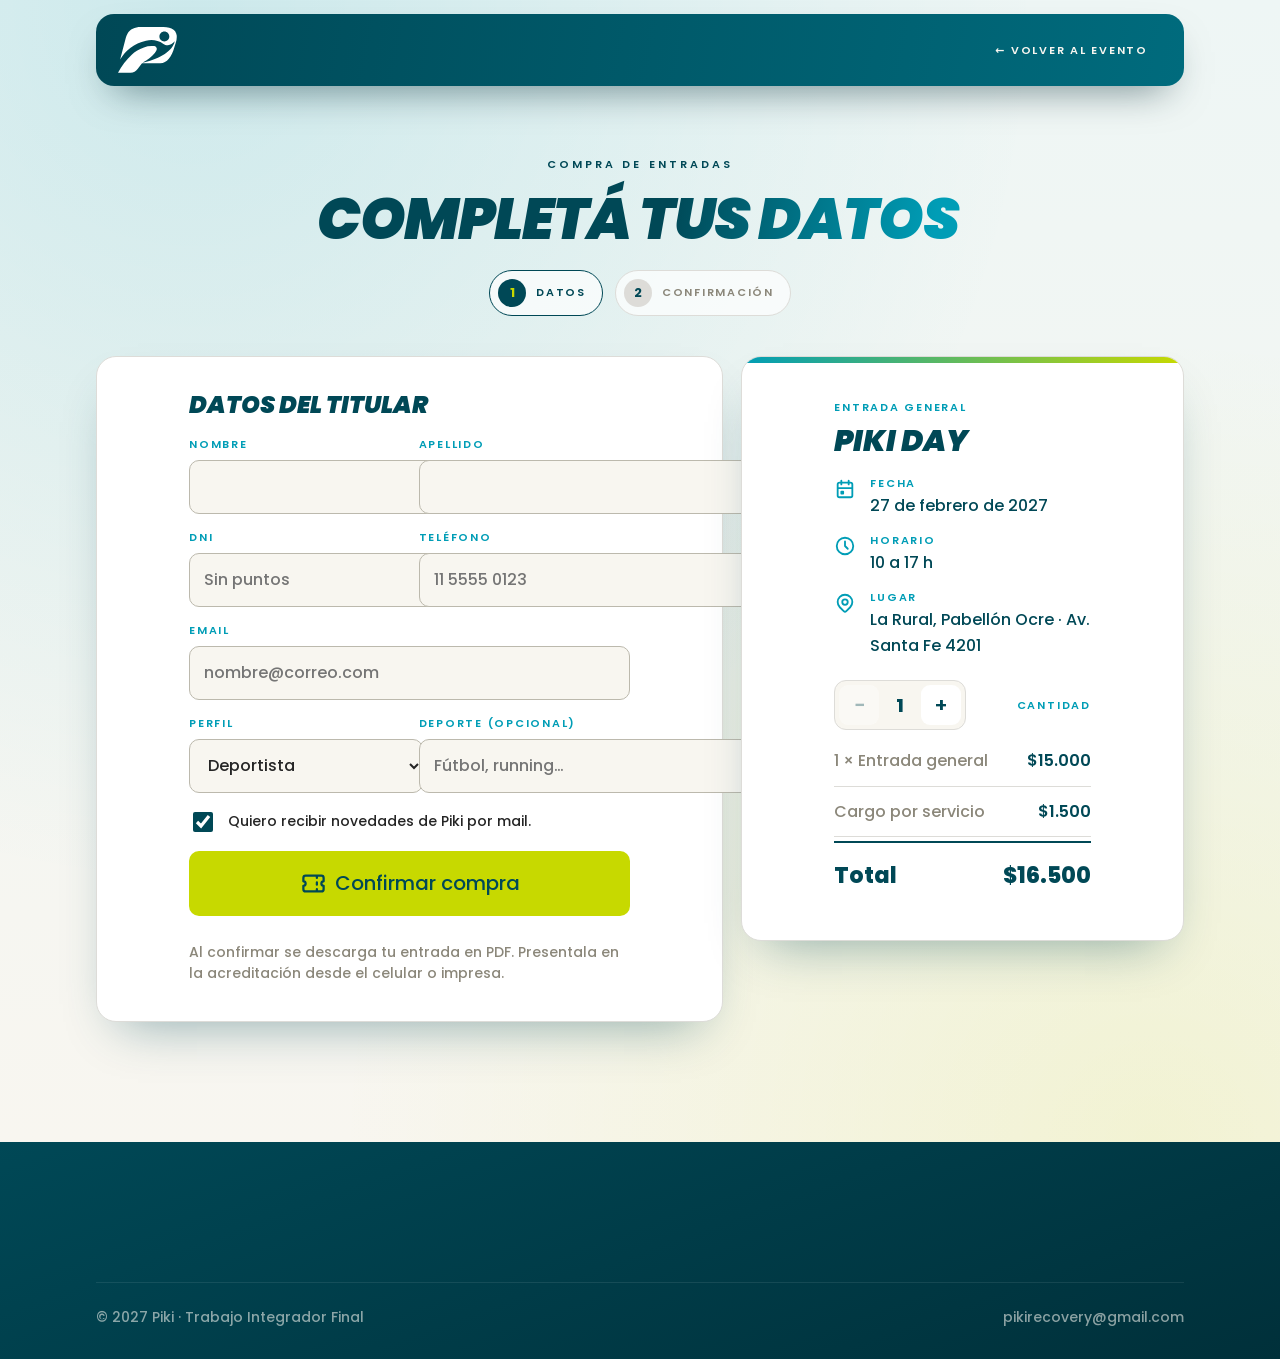
<file: compra.html>
<!doctype html>
<html lang="es">
<head>
  <meta charset="utf-8">
  <meta name="viewport" content="width=device-width, initial-scale=1">
  <title>Comprar entrada · Piki</title>
  <meta name="description" content="Comprá tu entrada para el evento de Piki.">
  <link rel="preconnect" href="https://fonts.googleapis.com">
  <link rel="preconnect" href="https://fonts.gstatic.com" crossorigin>
  <link href="https://fonts.googleapis.com/css2?family=Poppins:ital,wght@0,400;0,500;0,600;0,700;0,800;1,700;1,800;1,900&display=swap" rel="stylesheet">
  <link rel="stylesheet" href="style.css">
  <link rel="icon" type="image/svg+xml" href="data:image/svg+xml,%3Csvg xmlns='http://www.w3.org/2000/svg' viewBox='49.88 79.12 266.99 208.53'%3E%3Cpath fill='%23004856' d='M260.017 144.321C247.624 144.321 237.578 134.275 237.578 121.882C237.578 109.489 247.624 99.443 260.017 99.443C272.41 99.443 282.456 109.489 282.456 121.882C282.456 134.275 272.41 144.321 260.017 144.321M311.779 150.792C315.29 140.322 316.868 129.474 316.075 118.165C315.056 103.611 305.891 90.84 292.371 85.355C279.618 80.18 261.735 79.297 238.001 79.335L154.35 79.335C125.412 79.122 104.925 89.2 92.763 109.417C89.408 114.993 86.97 121.07 85.333 127.368L59.593 226.358C85.038 184.046 122.012 153.508 176.727 141.087C203.202 135.607 229.628 137.115 255.929 156.26C258.492 157.992 261.475 159.311 264.761 160.334C268.456 161.484 272.333 161.968 276.187 161.615C287.926 160.543 298.087 154.351 306.909 143.818C300.11 184.989 239.206 223.996 170.777 238.377C167.866 238.989 164.453 239.478 161.858 240.013C184.501 229.934 202.065 215.142 216.641 197.319C222.324 190.37 230.534 177.937 222.209 169.675C219.835 167.319 216.683 165.889 213.364 165.47C185.244 161.914 158.632 172.348 135.444 187.325C127.32 192.572 119.56 198.371 112.091 204.509C87.676 226.981 66.349 253.6 49.883 286.746L103.898 286.746C119.418 287.657 130.327 280.769 138.795 269.752L158.702 243.761L240.877 243.761C271.177 244.323 293.104 215.842 305.354 171.424Z'/%3E%3C/svg%3E">
</head>
<body class="checkout-page">
  <!-- Íconos: Tabler Icons vía Iconify (https://icon-sets.iconify.design/tabler/) -->
  <svg width="0" height="0" style="position:absolute" aria-hidden="true">
    <defs>
      <symbol id="i-calendar" viewBox="0 0 24 24"><g fill="none" stroke="currentColor" stroke-linecap="round" stroke-linejoin="round" stroke-width="2"><path d="M4 7a2 2 0 0 1 2-2h12a2 2 0 0 1 2 2v12a2 2 0 0 1-2 2H6a2 2 0 0 1-2-2zm12-4v4M8 3v4m-4 4h16"/><path d="M8 15h2v2H8z"/></g></symbol>
      <symbol id="i-phone" viewBox="0 0 24 24"><path fill="none" stroke="currentColor" stroke-linecap="round" stroke-linejoin="round" stroke-width="2" d="M6 5a2 2 0 0 1 2-2h8a2 2 0 0 1 2 2v14a2 2 0 0 1-2 2H8a2 2 0 0 1-2-2zm5-1h2m-1 13v.01"/></symbol>
      <symbol id="i-game" viewBox="0 0 24 24"><g fill="none" stroke="currentColor" stroke-linecap="round" stroke-linejoin="round" stroke-width="2"><path d="M12 5h3.5a5 5 0 0 1 0 10H10l-4.015 4.227a2.3 2.3 0 0 1-3.923-2.035l1.634-8.173A5 5 0 0 1 8.6 5z"/><path d="m14 15l4.07 4.284a2.3 2.3 0 0 0 3.925-2.023l-1.6-8.232M8 9v2m-1-1h2m5 0h2"/></g></symbol>
      <symbol id="i-book" viewBox="0 0 24 24"><g fill="none" stroke="currentColor" stroke-linecap="round" stroke-linejoin="round" stroke-width="2"><path d="M19 4v16H7a2 2 0 0 1-2-2V6a2 2 0 0 1 2-2z"/><path d="M19 16H7a2 2 0 0 0-2 2M9 8h6"/></g></symbol>
      <symbol id="i-snow" viewBox="0 0 24 24"><g fill="none" stroke="currentColor" stroke-linecap="round" stroke-linejoin="round" stroke-width="2"><path d="m10 4l2 1l2-1"/><path d="M12 2v6.5l3 1.72m2.928-3.952l.134 2.232l1.866 1.232"/><path d="m20.66 7l-5.629 3.25l.01 3.458m4.887.56L18.062 15.5l-.134 2.232"/><path d="m20.66 17l-5.629-3.25l-2.99 1.738M14 20l-2-1l-2 1"/><path d="M12 22v-6.5l-3-1.72m-2.928 3.952L5.938 15.5l-1.866-1.232"/><path d="m3.34 17l5.629-3.25l-.01-3.458m-4.887-.56L5.938 8.5l.134-2.232"/><path d="m3.34 7l5.629 3.25l2.99-1.738"/></g></symbol>
      <symbol id="i-drop" viewBox="0 0 24 24"><path fill="none" stroke="currentColor" stroke-linecap="round" stroke-linejoin="round" stroke-width="2" d="M7.502 19.423c2.602 2.105 6.395 2.105 8.996 0s3.262-5.708 1.566-8.546l-4.89-7.26c-.42-.625-1.287-.803-1.936-.397a1.4 1.4 0 0 0-.41.397l-4.893 7.26C4.24 13.715 4.9 17.318 7.502 19.423"/></symbol>
      <symbol id="i-wind" viewBox="0 0 24 24"><path fill="none" stroke="currentColor" stroke-linecap="round" stroke-linejoin="round" stroke-width="2" d="M5 8h8.5a2.5 2.5 0 1 0-2.34-3.24M3 12h15.5a2.5 2.5 0 1 1-2.34 3.24M4 16h5.5a2.5 2.5 0 1 1-2.34 3.24"/></symbol>
      <symbol id="i-vr" viewBox="0 0 24 24"><g fill="none" stroke="currentColor" stroke-linecap="round" stroke-linejoin="round" stroke-width="2"><path d="M3 8v8.5A2.5 2.5 0 0 0 5.5 19h1.06a3 3 0 0 0 2.34-1.13l1.54-1.920a2 2 0 0 1 3.12 0l1.54 1.92A3 3 0 0 0 17.44 19h1.06a2.5 2.5 0 0 0 2.5-2.5V8a2 2 0 0 0-2-2H5a2 2 0 0 0-2 2"/><path d="M7 12a1 1 0 1 0 2 0a1 1 0 1 0-2 0m8 0a1 1 0 1 0 2 0a1 1 0 1 0-2 0"/></g></symbol>
      <symbol id="i-talk" viewBox="0 0 24 24"><g fill="none" stroke="currentColor" stroke-linecap="round" stroke-linejoin="round" stroke-width="2"><path d="M3 4h18M4 4v10a2 2 0 0 0 2 2h12a2 2 0 0 0 2-2V4m-8 12v4m-3 0h6"/><path d="m8 12l3-3l2 2l3-3"/></g></symbol>
      <symbol id="i-heart" viewBox="0 0 24 24"><path fill="none" stroke="currentColor" stroke-linecap="round" stroke-linejoin="round" stroke-width="2" d="M3 12h4.5L9 6l4 12l2-9l1.5 3H21"/></symbol>
      <symbol id="i-pin" viewBox="0 0 24 24"><g fill="none" stroke="currentColor" stroke-linecap="round" stroke-linejoin="round" stroke-width="2"><path d="M9 11a3 3 0 1 0 6 0a3 3 0 0 0-6 0"/><path d="M17.657 16.657L13.414 20.9a2 2 0 0 1-2.827 0l-4.244-4.243a8 8 0 1 1 11.314 0"/></g></symbol>
      <symbol id="i-clock" viewBox="0 0 24 24"><g fill="none" stroke="currentColor" stroke-linecap="round" stroke-linejoin="round" stroke-width="2"><path d="M3 12a9 9 0 1 0 18 0a9 9 0 0 0-18 0"/><path d="M12 7v5l3 3"/></g></symbol>
      <symbol id="i-mail" viewBox="0 0 24 24"><g fill="none" stroke="currentColor" stroke-linecap="round" stroke-linejoin="round" stroke-width="2"><path d="M3 7a2 2 0 0 1 2-2h14a2 2 0 0 1 2 2v10a2 2 0 0 1-2 2H5a2 2 0 0 1-2-2z"/><path d="m3 7l9 6l9-6"/></g></symbol>
      <symbol id="i-insta" viewBox="0 0 24 24"><g fill="none" stroke="currentColor" stroke-linecap="round" stroke-linejoin="round" stroke-width="2"><path d="M3 7a4 4 0 0 1 4-4h10a4 4 0 0 1 4 4v10a4 4 0 0 1-4 4H7a4 4 0 0 1-4-4z"/><path d="M8.5 12a3.5 3.5 0 1 0 7 0a3.5 3.5 0 0 0-7 0M17 7v.01"/></g></symbol>
      <symbol id="i-monitor" viewBox="0 0 24 24"><path fill="none" stroke="currentColor" stroke-linecap="round" stroke-linejoin="round" stroke-width="2" d="M3 5a1 1 0 0 1 1-1h16a1 1 0 0 1 1 1v10a1 1 0 0 1-1 1H4a1 1 0 0 1-1-1zm4 15h10m-8-4v4m6-4v4"/></symbol>
      <symbol id="i-zzz" viewBox="0 0 24 24"><path fill="none" stroke="currentColor" stroke-linecap="round" stroke-linejoin="round" stroke-width="2" d="M4 12h6l-6 8h6m4-16h6l-6 8h6"/></symbol>
      <symbol id="i-brain" viewBox="0 0 24 24"><g fill="none" stroke="currentColor" stroke-linecap="round" stroke-linejoin="round" stroke-width="2"><path d="M15.5 13a3.5 3.5 0 0 0-3.5 3.5v1a3.5 3.5 0 0 0 7 0v-1.8M8.5 13a3.5 3.5 0 0 1 3.5 3.5v1a3.5 3.5 0 0 1-7 0v-1.8"/><path d="M17.5 16a3.5 3.5 0 0 0 0-7H17"/><path d="M19 9.3V6.5a3.5 3.5 0 0 0-7 0M6.5 16a3.5 3.5 0 0 1 0-7H7"/><path d="M5 9.3V6.5a3.5 3.5 0 0 1 7 0v10"/></g></symbol>
      <symbol id="i-stretch" viewBox="0 0 24 24"><path fill="none" stroke="currentColor" stroke-linecap="round" stroke-linejoin="round" stroke-width="2" d="M15 5a1 1 0 1 0 2 0a1 1 0 1 0-2 0M5 20l5-.5l1-2m7 2.5v-5h-5.5L15 8.5l-5.5 1l1.5 2"/></symbol>
      <symbol id="i-ticket" viewBox="0 0 24 24"><path fill="none" stroke="currentColor" stroke-linecap="round" stroke-linejoin="round" stroke-width="2" d="M15 5v2m0 4v2m0 4v2M5 5h14a2 2 0 0 1 2 2v3a2 2 0 0 0 0 4v3a2 2 0 0 1-2 2H5a2 2 0 0 1-2-2v-3a2 2 0 0 0 0-4V7a2 2 0 0 1 2-2"/></symbol>
      <symbol id="i-apple" viewBox="0 0 24 24"><path fill="none" stroke="currentColor" stroke-linecap="round" stroke-linejoin="round" stroke-width="2" d="M8.286 7.008C5.07 7.008 4 10.238 4 12.928C4 16.157 6.143 21 8.286 21c1.165-.05 1.799-.538 3.214-.538c1.406 0 1.607.538 3.214.538S19 17.771 19 15.619c-.03-.011-2.649-.434-2.679-3.23c-.02-2.335 2.589-3.179 2.679-3.228c-1.096-1.606-3.162-2.113-3.750-2.153c-1.535-.12-3.032 1.077-3.75 1.077c-.729 0-2.036-1.077-3.214-1.077M12 4a2 2 0 0 0 2-2a2 2 0 0 0-2 2"/></symbol>
      <symbol id="i-play" viewBox="0 0 24 24"><path fill="none" stroke="currentColor" stroke-linecap="round" stroke-linejoin="round" stroke-width="2" d="M4 3.71v16.58a.7.7 0 0 0 1.05.606l14.622-8.42a.55.55 0 0 0 0-.953L5.05 3.104A.7.7 0 0 0 4 3.711zM15 9L4.5 20.5m0-17L15 15"/></symbol>
      <!-- Isotipo Piki (versión blanca, para fondos oscuros) -->
      <symbol id="logo" viewBox="49.88 79.12 266.99 208.53"><path fill="#FFFFFF" d="M260.017 144.321C247.624 144.321 237.578 134.275 237.578 121.882C237.578 109.489 247.624 99.443 260.017 99.443C272.41 99.443 282.456 109.489 282.456 121.882C282.456 134.275 272.41 144.321 260.017 144.321M311.779 150.792C315.29 140.322 316.868 129.474 316.075 118.165C315.056 103.611 305.891 90.84 292.371 85.355C279.618 80.18 261.735 79.297 238.001 79.335L154.35 79.335C125.412 79.122 104.925 89.2 92.763 109.417C89.408 114.993 86.97 121.07 85.333 127.368L59.593 226.358C85.038 184.046 122.012 153.508 176.727 141.087C203.202 135.607 229.628 137.115 255.929 156.26C258.492 157.992 261.475 159.311 264.761 160.334C268.456 161.484 272.333 161.968 276.187 161.615C287.926 160.543 298.087 154.351 306.909 143.818C300.11 184.989 239.206 223.996 170.777 238.377C167.866 238.989 164.453 239.478 161.858 240.013C184.501 229.934 202.065 215.142 216.641 197.319C222.324 190.37 230.534 177.937 222.209 169.675C219.835 167.319 216.683 165.889 213.364 165.47C185.244 161.914 158.632 172.348 135.444 187.325C127.32 192.572 119.56 198.371 112.091 204.509C87.676 226.981 66.349 253.6 49.883 286.746L103.898 286.746C119.418 287.657 130.327 280.769 138.795 269.752L158.702 243.761L240.877 243.761C271.177 244.323 293.104 215.842 305.354 171.424Z"/></symbol>
    </defs>
  </svg>

  <header class="nav" id="nav">
    <div class="nav-pill">
      <a href="index.html" class="logo" aria-label="Piki, ir al inicio">
        <svg class="brand" viewBox="0 0 266.99 208.53" aria-hidden="true"><use href="#logo"/></svg>
      </a>
      <a class="nav-back" href="index.html#evento">← Volver al evento</a>
    </div>
  </header>

  <main class="section tint checkout">
    <div class="wrap">
      <!-- Paso 1: datos -->
      <div id="stepForm">
        <div class="center">
          <span class="label">Compra de entradas</span>
          <h1 class="title">Completá <em>tus datos</em></h1>
        </div>
        <ol class="steps-bar" aria-label="Pasos de la compra">
          <li class="on"><span>1</span>Datos</li>
          <li><span>2</span>Confirmación</li>
        </ol>

        <div class="checkout-grid">
          <form class="form" id="buyForm" novalidate>
            <h2 class="form-t">Datos del titular</h2>
            <div class="row2">
              <label><span class="mono">Nombre</span><input id="nombre" name="nombre" required autocomplete="given-name"><small class="err">Ingresá tu nombre.</small></label>
              <label><span class="mono">Apellido</span><input id="apellido" name="apellido" required autocomplete="family-name"><small class="err">Ingresá tu apellido.</small></label>
            </div>
            <div class="row2">
              <label><span class="mono">DNI</span><input id="dni" name="dni" required inputmode="numeric" pattern="\d{7,8}" maxlength="8" placeholder="Sin puntos"><small class="err">El DNI tiene 7 u 8 números, sin puntos.</small></label>
              <label><span class="mono">Teléfono</span><input id="telefono" name="telefono" type="tel" required autocomplete="tel" placeholder="11 5555 0123" minlength="8"><small class="err">Ingresá un teléfono de contacto.</small></label>
            </div>
            <label><span class="mono">Email</span><input id="email" name="email" type="email" required autocomplete="email" placeholder="nombre@correo.com"><small class="err">Ingresá un email válido.</small></label>
            <div class="row2">
              <label><span class="mono">Perfil</span>
                <select id="perfil" name="perfil">
                  <option>Deportista</option>
                  <option>Familiar</option>
                  <option>Entrenador/a</option>
                  <option>Profesional de la salud</option>
                  <option>Otro</option>
                </select>
              </label>
              <label><span class="mono">Deporte (opcional)</span><input id="deporte" name="deporte" placeholder="Fútbol, running…"></label>
            </div>
            <label class="check"><input type="checkbox" id="novedades" name="novedades" checked><span>Quiero recibir novedades de Piki por mail.</span></label>
            <button class="btn btn-lima big full buy-btn" type="submit"><svg class="btn-ico" aria-hidden="true"><use href="#i-ticket"/></svg>Confirmar compra</button>
            <p class="p3 muted">Al confirmar se descarga tu entrada en PDF. Presentala en la acreditación desde el celular o impresa.</p>
          </form>

          <aside class="ticket summary">
            <span class="mono">Entrada general</span>
            <h2 class="ticket-t">Piki Day</h2>
            <ul class="ticket-info">
              <li><svg><use href="#i-calendar"/></svg><span><span class="mono">Fecha</span>27 de febrero de 2027</span></li>
              <li><svg><use href="#i-clock"/></svg><span><span class="mono">Horario</span>10 a 17 h</span></li>
              <li><svg><use href="#i-pin"/></svg><span><span class="mono">Lugar</span>La Rural, Pabellón Ocre · Av. Santa Fe 4201</span></li>
            </ul>
            <div class="buy">
              <div class="qty" role="group" aria-label="Cantidad de entradas">
                <button type="button" class="qty-btn" id="qtyMinus" aria-label="Quitar una entrada">−</button>
                <output id="qty" aria-live="polite">1</output>
                <button type="button" class="qty-btn" id="qtyPlus" aria-label="Sumar una entrada">+</button>
              </div>
              <span class="mono">Cantidad</span>
            </div>
            <dl class="lines">
              <div><dt id="lineQty">1 × Entrada general</dt><dd id="lineSub">$15.000</dd></div>
              <div><dt>Cargo por servicio</dt><dd id="lineFee">$1.500</dd></div>
              <div class="total"><dt>Total</dt><dd id="lineTotal">$16.500</dd></div>
            </dl>
          </aside>
        </div>
      </div>

      <!-- Paso 2: confirmación -->
      <div id="stepDone" class="done" hidden>
        <ol class="steps-bar" aria-label="Pasos de la compra">
          <li class="ok"><span>✓</span>Datos</li>
          <li class="on"><span>2</span>Confirmación</li>
        </ol>
        <div class="done-card">
          <svg class="done-check" viewBox="0 0 52 52" aria-hidden="true"><circle cx="26" cy="26" r="24"/><path d="M15 27l7 7 15-15"/></svg>
          <span class="mono" id="doneOrder">N.º de orden #PR-000000</span>
          <h1 class="title">¡Tu entrada está <em>confirmada!</em></h1>
          <p class="p1" id="doneMsg">Gracias por tu compra.</p>
          <dl class="lines narrow-lines" id="doneLines"></dl>
          <div class="done-actions">
            <a class="btn btn-lima big" id="pdfLink" href="entrada-pikirecovery.pdf" download="entrada-pikirecovery.pdf"><svg class="btn-ico" aria-hidden="true"><use href="#i-ticket"/></svg>Descargar entrada (PDF)</a>
            <a class="btn btn-outline" href="index.html">Volver al inicio</a>
          </div>
          <p class="p3 muted">Si la descarga no empezó sola, tocá “Descargar entrada”.</p>
        </div>
      </div>
    </div>
  </main>

  <footer class="footer">
    <div class="wrap foot-bottom"><span>© 2027 Piki · Trabajo Integrador Final</span><span>pikirecovery@gmail.com</span></div>
  </footer>

  <script src="compra.js"></script>
</body>
</html>
</file>
<file: style.css>
/* ==========================================================
   PikiRecovery · Sistema de diseño (TP2)
   ========================================================== */
:root {
  /* Paleta cromática TP2 */
  --crema:   #F8F6F0;
  --negro:   #252525;
  --petroleo:#004856;
  --verde:   #4FA000;
  --celeste: #009DB6;
  --lima:    #C7D900;
  --gris-1:  #8B877A;
  --gris-2:  #BCB9AD;
  --gris-3:  #DDDCD8;
  --blanco:  #FFFFFF;
  /* Tintes derivados para fondos */
  --celeste-10: rgba(0, 157, 182, .10);
  --celeste-20: rgba(0, 157, 182, .20);
  --petroleo-80: rgba(0, 72, 86, .8);

  /* Tipografía Poppins: títulos */
  --font: "Poppins", system-ui, sans-serif;
  --h1: 700 32px/1.15 var(--font);   /* H1 Bold 32 */
  --h2: 600 28px/1.2 var(--font);    /* H2 Semibold 28 */
  --h3: 500 24px/1.25 var(--font);   /* H3 Medium 24 */
  --h4: 500 20px/1.3 var(--font);    /* H4 Medium 20 */
  --h5: 600 16px/1.35 var(--font);   /* H5 Semibold 16 */
  --h6: 700 14px/1.4 var(--font);    /* H6 Bold 14 */
  --h7: 600 12px/1.4 var(--font);    /* H7 Semibold 12 */
  /* Párrafos */
  --p1: 500 18px/1.6 var(--font);    /* P1 Medium 18 */
  --p2: 500 16px/1.6 var(--font);    /* P2 Medium 16 */
  --p3: 500 14px/1.55 var(--font);   /* P3 Medium 14 */

  /* Grilla: 12 columnas · margen 195px · medianil 18px (diseño a 1920px) */
  --cols: repeat(12, minmax(0, 1fr));
  --gutter: 18px;
  --margin: 195px;
  --max: 1530px;                     /* 1920 − 2 × 195 */
  --radius: 10px;
  --radius-lg: 20px;
  --ease: cubic-bezier(.2, .8, .2, 1);
  --grad: linear-gradient(100deg, var(--petroleo) 10%, var(--celeste) 90%);
  --shadow: 0 24px 50px -24px rgba(0, 72, 86, .45);
}

*, *::before, *::after { box-sizing: border-box; }
html { scroll-behavior: smooth; scroll-padding-top: 100px; overflow-x: clip; }
body { margin: 0; background: var(--crema); color: var(--negro); font: var(--p2); -webkit-font-smoothing: antialiased; overflow-x: hidden; }
img { max-width: 100%; height: auto; display: block; }
a { color: inherit; }
button { font: inherit; color: inherit; }
h1, h2, h3, h4, h5, p, blockquote, figure, ol, ul { margin: 0; }

.h5 { font: var(--h5); }
.p1 { font: var(--p1); } .p2 { font: var(--p2); } .p3 { font: var(--p3); }
.muted { color: var(--gris-1); }
.soft { color: rgba(248, 246, 240, .75); }
/* El margen lateral se achica en pantallas chicas; columnas y medianil se mantienen */
@media (max-width: 1439px) { :root { --margin: 96px; } }
@media (max-width: 1023px) { :root { --margin: 40px; } }
@media (max-width: 620px)  { :root { --margin: 20px; } }

.wrap { width: min(var(--max), 100% - 2 * var(--margin)); margin-inline: auto; }
/* Contenido angosto centrado: columnas 3 a 10 (8 columnas) */
.wrap.narrow { display: grid; grid-template-columns: var(--cols); column-gap: var(--gutter); }
.wrap.narrow > * { grid-column: 3 / 11; }

/* Superposición de la grilla (tecla G) */
.grid-overlay { position: fixed; inset: 0; z-index: 999; pointer-events: none; display: none; }
.grid-overlay .wrap { height: 100%; display: grid; grid-template-columns: var(--cols); column-gap: var(--gutter); }
.grid-overlay span { background: rgba(255, 0, 80, .08); border-inline: 1px solid rgba(255, 0, 80, .25); }
.show-grid .grid-overlay { display: block; }
.center { text-align: center; }
.split > *, .event-grid > *, .app-showcase > *, .checkin > *, .breath > * { min-width: 0; }

/* ---------- Títulos estilo display ---------- */
.title {
  font: italic 900 clamp(34px, 5.2vw, 68px)/1 var(--font);
  text-transform: uppercase;
  letter-spacing: -.025em;
  color: var(--petroleo);
  margin: 14px auto 22px;
}
.title em { font-style: italic; background: var(--grad); -webkit-background-clip: text; background-clip: text; color: transparent; padding-right: .08em; }
.title.sm { font-size: clamp(26px, 3.2vw, 40px); }
.title.left { margin-left: 0; }
.title.white { color: var(--crema); }
.title em.lima { background: none; color: var(--lima); }
.label, .mono { font: 600 11px/1.4 var(--font); text-transform: uppercase; letter-spacing: .28em; color: var(--petroleo); }
.mono { letter-spacing: .16em; color: var(--celeste); }
.label.light { color: var(--lima); }
.intro { max-width: 720px; margin: 0 auto; color: var(--petroleo); font-weight: 400; }
.num { font: 600 13px/1 var(--font); letter-spacing: .12em; color: var(--celeste); }

/* ---------- Botones ---------- */
.btn { display: inline-flex; align-items: center; justify-content: center; gap: 8px; font: var(--h5); padding: 14px 26px; border-radius: var(--radius); border: 1.5px solid transparent; text-decoration: none; cursor: pointer; transition: transform .3s var(--ease), background .3s, color .3s, box-shadow .3s; }
.btn:hover { transform: translateY(-2px); }
.btn-ico { width: 1.35em; height: 1.35em; flex: none; }
.btn:active { transform: scale(.97); }
.btn-dark { background: var(--grad); color: var(--blanco); box-shadow: var(--shadow); }
.btn-dark:hover { box-shadow: 0 24px 40px -18px var(--celeste); }
.btn-outline { border-color: var(--petroleo); color: var(--petroleo); background: rgba(255, 255, 255, .6); }
.btn-outline:hover { background: var(--petroleo); color: var(--crema); }
.btn-white { background: var(--blanco); color: var(--petroleo); padding: 10px 20px; }
.btn-lima { background: var(--lima); color: var(--petroleo); }
.btn-lima:hover { box-shadow: 0 14px 30px -10px var(--lima); }
.btn.big { font: var(--h4); padding: 18px 34px; }
.btn.full { width: 100%; }
:focus-visible { outline: 3px solid var(--celeste); outline-offset: 3px; }

/* ---------- Navegación flotante ---------- */
.nav { position: fixed; top: 14px; left: 0; right: 0; z-index: 50; padding: 0 var(--margin); transition: transform .4s var(--ease); }
.nav.hide { transform: translateY(-130%); }
.nav-pill { max-width: var(--max); margin: 0 auto; display: flex; align-items: center; gap: 24px; padding: 12px 14px 12px 22px; border-radius: 18px; background: linear-gradient(100deg, var(--petroleo), #006b7d); color: var(--crema); box-shadow: 0 18px 40px -18px rgba(0, 40, 48, .6); }
.logo { display: inline-flex; align-items: center; gap: 10px; color: inherit; text-decoration: none; }
.brand { height: 46px; width: auto; aspect-ratio: 267 / 208.5; color: var(--crema); transition: transform .4s var(--ease); }
.logo:hover .brand { transform: scale(1.06) rotate(-4deg); }
.wordmark { font: 700 20px/1 var(--font); letter-spacing: -.01em; color: var(--crema); }
.wordmark b { font-weight: 700; color: var(--celeste); }
@keyframes spin { to { transform: rotate(360deg); } }
.nav-links { display: flex; gap: 2px; margin-left: auto; }
.nav-links a { font: 600 11px var(--font); text-transform: uppercase; letter-spacing: .16em; text-decoration: none; padding: 9px 12px; border-radius: 8px; transition: background .25s, color .25s; }
.nav-links a:hover { background: rgba(255, 255, 255, .1); }
.nav-links a.active { color: var(--lima); }
.nav-text { font: var(--h6); text-decoration: none; border-bottom: 1.5px solid var(--lima); padding-bottom: 2px; }
.burger { display: none; background: none; border: 0; width: 44px; height: 44px; cursor: pointer; position: relative; }
.burger span { position: absolute; left: 11px; right: 11px; height: 2px; background: var(--crema); border-radius: 2px; transition: transform .35s var(--ease), opacity .2s; }
.burger span:nth-child(1) { top: 15px; } .burger span:nth-child(2) { top: 21px; } .burger span:nth-child(3) { top: 27px; }
.burger[aria-expanded="true"] span:nth-child(1) { transform: translateY(6px) rotate(45deg); }
.burger[aria-expanded="true"] span:nth-child(2) { opacity: 0; }
.burger[aria-expanded="true"] span:nth-child(3) { transform: translateY(-6px) rotate(-45deg); }

@media (max-width: 1699px) {
  .burger { display: block; }
  .nav-text { display: none; }
  .nav-links { position: absolute; left: var(--margin); right: var(--margin); top: calc(100% + 10px); flex-direction: column; gap: 0; padding: 10px; border-radius: 18px; background: var(--petroleo); box-shadow: var(--shadow); opacity: 0; transform: translateY(-10px); pointer-events: none; transition: opacity .3s, transform .4s var(--ease); }
  .nav-links.open { opacity: 1; transform: none; pointer-events: auto; }
  .nav-links a { font-size: 13px; padding: 16px; }
  .nav .btn-white { margin-left: auto; }
}

/* ---------- Revelado ---------- */
.reveal { opacity: 0; transform: translateY(36px); transition: opacity .9s var(--ease), transform .9s var(--ease); transition-delay: var(--d, 0s); }
.reveal.in { opacity: 1; transform: none; }

/* ---------- Hero ---------- */
.hero { position: relative; min-height: 100vh; min-height: 100svh; display: flex; align-items: flex-end; padding: 140px 0 70px; overflow: hidden; }
.hero-photo { position: absolute; inset: 0; z-index: -1; }
.hero-photo img { width: 100%; height: 100%; object-fit: cover; filter: grayscale(1) contrast(.9) brightness(1.15); transform: scale(1.08); animation: kenburns 24s ease-in-out infinite alternate; }
@keyframes kenburns { to { transform: scale(1.18) translate(-2%, -1%); } }
.hero-photo::after { content: ""; position: absolute; inset: 0; background: linear-gradient(90deg, rgba(248, 246, 240, .97) 0%, rgba(248, 246, 240, .85) 45%, rgba(248, 246, 240, .35) 100%), linear-gradient(0deg, var(--crema) 0%, transparent 35%); }
.hero-word { font: italic 900 clamp(64px, 14vw, 190px)/.9 var(--font); text-transform: uppercase; letter-spacing: -.045em; margin-left: -.04em; }
.hero-word span { display: inline-block; background: var(--grad); -webkit-background-clip: text; background-clip: text; color: transparent; padding-right: .1em; transition: opacity .45s, transform .6s var(--ease), filter .45s; }
.hero-word span.out { opacity: 0; transform: translateY(30px) skewX(-8deg); filter: blur(8px); }
.hero-lead { max-width: 560px; margin: 26px 0 30px; color: var(--petroleo); font-weight: 400; }
.hero-ctas { display: flex; flex-wrap: wrap; gap: 12px; --d: .1s; }
.hero-tags { list-style: none; padding: 0; margin-top: 28px; display: flex; flex-wrap: wrap; gap: 8px 26px; --d: .2s; }
.hero-tags li { font: 600 11px var(--font); text-transform: uppercase; letter-spacing: .2em; color: var(--petroleo); display: flex; align-items: center; gap: 8px; }
.hero-tags li::before { content: ""; width: 7px; height: 7px; border-radius: 50%; background: var(--celeste); box-shadow: 0 0 0 4px var(--celeste-20); }

/* ---------- Secciones ---------- */
.section { padding: 120px 0; position: relative; }
.section.tint { background: radial-gradient(ellipse at 15% 0%, rgba(0, 157, 182, .14), transparent 55%), radial-gradient(ellipse at 90% 100%, rgba(199, 217, 0, .12), transparent 50%), linear-gradient(180deg, #EEF6F5, var(--crema)); }

/* Badges circulares */
.badges { display: grid; grid-template-columns: repeat(4, 1fr); gap: 40px var(--gutter); margin-top: 64px; }
.badges.six { grid-template-columns: repeat(3, 1fr); margin-top: 30px; text-align: center; }
.badge { display: flex; flex-direction: column; align-items: center; gap: 10px; text-decoration: none; text-align: center; }
.badge:nth-child(2) { --d: .08s; } .badge:nth-child(3) { --d: .16s; } .badge:nth-child(4) { --d: .24s; }
.badge-ico { width: 116px; height: 116px; border-radius: 50%; display: grid; place-items: center; background: radial-gradient(circle at 35% 30%, #19b5cc, var(--celeste)); color: var(--petroleo); box-shadow: 0 18px 40px -12px rgba(0, 157, 182, .6); margin-bottom: 12px; transition: transform .5s var(--ease), box-shadow .5s, background .4s; flex: none; }
.badge-ico svg { width: 46px; height: 46px; }
.badge-ico.sm { width: 84px; height: 84px; } .badge-ico.sm svg { width: 34px; height: 34px; }
.badge-ico.xs { width: 46px; height: 46px; margin: 0; box-shadow: none; } .badge-ico.xs svg { width: 22px; height: 22px; }
.badge:hover .badge-ico { transform: translateY(-6px) rotate(-8deg); background: radial-gradient(circle at 35% 30%, #e3f04d, var(--lima)); box-shadow: 0 22px 40px -12px rgba(199, 217, 0, .8); }
.badge-t { font: italic 800 18px/1.15 var(--font); text-transform: uppercase; color: var(--petroleo); letter-spacing: -.01em; }
.badge .p3 { color: var(--petroleo); opacity: .8; max-width: 260px; }
.more { font: 600 11px var(--font); text-transform: uppercase; letter-spacing: .2em; color: var(--petroleo); margin-top: 6px; transition: color .3s, letter-spacing .3s; }
.badge:hover .more { color: var(--celeste); letter-spacing: .26em; }

/* Nosotros */
.split { display: grid; grid-template-columns: var(--cols); gap: 40px var(--gutter); align-items: center; }
.split > :first-child { grid-column: 1 / 7; }
.split > :last-child { grid-column: 8 / 13; }
.split .p2 + .p2, .split .title + .p2 { margin-top: 14px; }
.split .p2 { color: #33494e; }
.quote { background: var(--grad); color: var(--crema); padding: 44px; border-radius: var(--radius-lg); position: relative; overflow: hidden; box-shadow: var(--shadow); --d: .15s; }
.quote::after { content: ""; position: absolute; width: 260px; height: 260px; border-radius: 50%; border: 40px solid rgba(255, 255, 255, .06); right: -90px; bottom: -110px; }
.quote p { font: italic 600 20px/1.45 var(--font); margin-top: 16px; position: relative; z-index: 1; }

.pillars-head { display: flex; flex-wrap: wrap; justify-content: space-between; align-items: end; gap: 10px 40px; margin-top: 110px; padding-bottom: 20px; }
.pillars-head .title { margin: 0; }
.pillars-head .p3 { color: var(--gris-1); max-width: 360px; }
.pillars { display: grid; grid-template-columns: 1fr 1fr; border-top: 1px solid var(--gris-3); }
.pillar { display: grid; grid-template-columns: 56px 1fr; align-items: center; gap: 0 10px; padding: 24px 18px; background: none; border: 0; border-bottom: 1px solid var(--gris-3); text-align: left; cursor: pointer; position: relative; overflow: hidden; transition: background .35s; }
.pillar:nth-child(odd) { border-right: 1px solid var(--gris-3); }
.pillar::before { content: ""; position: absolute; left: 0; top: 0; bottom: 0; width: 3px; background: var(--lima); transform: scaleY(0); transition: transform .4s var(--ease); }
.pillar:hover, .pillar.open { background: rgba(255, 255, 255, .7); }
.pillar:hover::before, .pillar.open::before { transform: none; }
.pillar-t { font: 600 17px var(--font); color: var(--petroleo); }
.pillar-d { grid-column: 2; color: #4f5d60; max-height: 0; opacity: 0; overflow: hidden; transition: max-height .5s var(--ease), opacity .4s, margin .4s; }
.pillar.open .pillar-d { max-height: 120px; opacity: 1; margin-top: 6px; }
.pillar:nth-child(even) { --d: .06s; }

.team-head { margin-top: 110px; }
.team { display: grid; grid-template-columns: repeat(4, 1fr); gap: var(--gutter); margin-top: 20px; }
.member { display: flex; flex-direction: column; align-items: center; gap: 8px; padding: 32px 20px; border-radius: var(--radius-lg); background: rgba(255, 255, 255, .7); border: 1px solid var(--gris-3); text-align: center; transition: transform .45s var(--ease), box-shadow .45s; }
.member:hover { transform: translateY(-6px); box-shadow: var(--shadow); }
.member:nth-child(2) { --d: .08s; } .member:nth-child(3) { --d: .16s; } .member:nth-child(4) { --d: .24s; }
.avatar { width: 128px; height: 128px; border-radius: 50%; object-fit: cover; margin-bottom: 10px; filter: grayscale(.25); box-shadow: 0 0 0 5px var(--blanco), 0 0 0 8px var(--celeste); transition: filter .4s, box-shadow .4s, transform .5s var(--ease); }
.member:hover .avatar { filter: none; transform: scale(1.04); box-shadow: 0 0 0 5px var(--blanco), 0 0 0 8px var(--lima); }
.member-n { font: italic 800 16px var(--font); text-transform: uppercase; color: var(--petroleo); }

/* Evento */
.event-grid { display: grid; grid-template-columns: var(--cols); gap: 32px var(--gutter); margin-top: 64px; align-items: start; }
.ticket { padding: 36px; border-radius: var(--radius-lg); background: var(--blanco); border: 1px solid var(--gris-3); box-shadow: var(--shadow); position: relative; overflow: hidden; }
.ticket::before { content: ""; position: absolute; inset: 0 0 auto; height: 6px; background: linear-gradient(90deg, var(--celeste), var(--lima)); }
.ticket-t { font: italic 900 30px/1.05 var(--font); text-transform: uppercase; color: var(--petroleo); margin: 8px 0 8px; }
.price { display: flex; align-items: baseline; gap: 10px; margin: 22px 0; padding-bottom: 22px; border-bottom: 1px solid var(--gris-3); }
.price strong { font: 800 46px/1 var(--font); color: var(--petroleo); letter-spacing: -.02em; }
.ticket-info { list-style: none; padding: 0; display: grid; gap: 14px; }
.ticket-info li { display: flex; gap: 14px; align-items: flex-start; font: var(--p2); color: var(--petroleo); }
.ticket-info svg { width: 22px; height: 22px; flex: none; color: var(--celeste); margin-top: 2px; }
.ticket-info span span { display: block; margin-bottom: 2px; }
.countdown { display: grid; grid-template-columns: repeat(4, 1fr); gap: 8px; margin: 26px 0; }
.countdown div { display: grid; justify-items: center; gap: 4px; padding: 14px 4px; border-radius: var(--radius); background: var(--celeste-10); }
.countdown strong { font: 800 28px/1 var(--font); color: var(--petroleo); font-variant-numeric: tabular-nums; }
.buy { display: flex; align-items: center; justify-content: space-between; gap: 16px; margin-bottom: 14px; }
.qty { display: flex; align-items: center; gap: 4px; padding: 4px; border-radius: 12px; border: 1px solid var(--gris-3); background: var(--crema); }
.qty-btn { width: 40px; height: 40px; border: 0; border-radius: 9px; background: var(--blanco); color: var(--petroleo); font: 600 20px/1 var(--font); cursor: pointer; transition: background .25s, color .25s; }
.qty-btn:hover:not(:disabled) { background: var(--petroleo); color: var(--crema); }
.qty-btn:disabled { opacity: .35; cursor: not-allowed; }
.qty output { min-width: 34px; text-align: center; font: 800 18px var(--font); color: var(--petroleo); font-variant-numeric: tabular-nums; }
.buy-total { display: grid; justify-items: end; }
.buy-total strong { font: 800 24px/1.1 var(--font); color: var(--petroleo); font-variant-numeric: tabular-nums; }
.buy-btn { margin-bottom: 10px; font-weight: 700; animation: glow 2.4s ease-in-out infinite; }
.agenda { padding: 36px; border-radius: var(--radius-lg); background: rgba(255, 255, 255, .55); border: 1px solid var(--gris-3); --d: .12s; }
.timeline { list-style: none; padding: 0; margin: 20px 0; }
.timeline li { display: grid; grid-template-columns: 70px 1fr; gap: 16px; padding: 16px 0; border-bottom: 1px solid var(--gris-3); }
.timeline li:last-child { border-bottom: 0; }
.time { font: 700 15px var(--font); color: var(--celeste); font-variant-numeric: tabular-nums; }
.timeline h4 { color: var(--petroleo); }
.timeline .p3 { color: var(--gris-1); }
.agenda a { color: var(--celeste); }
.sectors-t { text-align: center; margin-top: 100px; }

/* App */
.event-grid > :first-child { grid-column: 1 / 6; }
.event-grid > :last-child { grid-column: 6 / 13; }
.app-showcase { display: grid; grid-template-columns: var(--cols); gap: 40px var(--gutter); align-items: center; margin-top: 64px; }
.phone-stage { position: relative; display: grid; place-items: center; min-height: 620px; }
.phone-stage img { width: 290px; position: relative; z-index: 1; filter: drop-shadow(0 30px 40px rgba(0, 72, 86, .3)); transition: opacity .35s, transform .5s var(--ease); }
.phone-stage img.out { opacity: 0; transform: translateY(20px) scale(.96); }
.phone-ring { position: absolute; width: min(460px, 100%); aspect-ratio: 1; border-radius: 50%; background: radial-gradient(circle, rgba(0, 157, 182, .25), transparent 62%); border: 1px solid var(--celeste-20); animation: pulse 5s ease-in-out infinite; }
.phone-ring::before { content: ""; position: absolute; inset: 14%; border-radius: 50%; border: 1px dashed var(--celeste-20); animation: spin 40s linear infinite; }
@keyframes pulse { 50% { transform: scale(1.06); } }
.features { display: grid; border-top: 1px solid var(--gris-3); }
.feature { display: grid; grid-template-columns: 50px 1fr; gap: 10px; align-items: start; text-align: left; border: 0; border-bottom: 1px solid var(--gris-3); background: none; padding: 20px 14px; cursor: pointer; position: relative; transition: background .3s; }
.feature .num { padding-top: 4px; }
.feature > span:last-child { display: grid; gap: 2px; }
.feature-t { font: italic 800 17px var(--font); text-transform: uppercase; color: var(--petroleo); }
.feature .p3 { color: var(--gris-1); }
.feature::after { content: "→"; position: absolute; right: 16px; top: 22px; color: var(--celeste); opacity: 0; transform: translateX(-8px); transition: opacity .3s, transform .3s var(--ease); }
.feature:hover { background: rgba(255, 255, 255, .6); }
.feature.active { background: var(--blanco); }
.feature.active::after, .feature:hover::after { opacity: 1; transform: none; }
.feature.active .num { color: var(--verde); }

.app-showcase > :first-child { grid-column: 1 / 6; }
.app-showcase > :last-child { grid-column: 6 / 13; }
.checkin { display: grid; grid-template-columns: var(--cols); gap: 40px var(--gutter); margin-top: 110px; padding: 52px; border-radius: 28px; background: var(--grad); color: var(--crema); position: relative; overflow: hidden; box-shadow: var(--shadow); }
.checkin::after { content: ""; position: absolute; width: 420px; height: 420px; right: -140px; top: -160px; border-radius: 50%; border: 60px solid rgba(255, 255, 255, .05); }
.checkin .title { margin: 12px 0 6px; }
.checkin > :first-child { grid-column: 1 / 8; }
.checkin > :last-child { grid-column: 8 / 13; }
.slider { display: grid; gap: 10px; margin-top: 22px; }
.slider .mono { color: rgba(248, 246, 240, .85); }
.slider output { color: var(--lima); }
input[type=range] { -webkit-appearance: none; appearance: none; width: 100%; height: 6px; border-radius: 99px; background: linear-gradient(90deg, var(--lima) var(--fill, 50%), rgba(255, 255, 255, .18) var(--fill, 50%)); cursor: pointer; }
input[type=range]::-webkit-slider-thumb { -webkit-appearance: none; width: 24px; height: 24px; border-radius: 50%; background: var(--crema); border: 5px solid var(--lima); transition: transform .2s; }
input[type=range]::-webkit-slider-thumb:hover { transform: scale(1.15); }
input[type=range]::-moz-range-thumb { width: 16px; height: 16px; border-radius: 50%; background: var(--crema); border: 5px solid var(--lima); }
.checkin-result { position: relative; z-index: 1; display: grid; justify-items: center; gap: 22px; align-content: center; }
.ring-wrap { position: relative; width: 230px; height: 230px; display: grid; place-items: center; }
.ring { position: absolute; inset: 0; width: 100%; height: 100%; transform: rotate(-90deg); }
.ring-track { fill: none; stroke: rgba(255, 255, 255, .14); stroke-width: 12; }
.ring-fill { fill: none; stroke: var(--lima); stroke-width: 12; stroke-linecap: round; stroke-dasharray: 515.2; stroke-dashoffset: 515.2; transition: stroke-dashoffset 1s var(--ease), stroke .5s; }
.ring-label { position: relative; display: grid; justify-items: center; gap: 4px; }
.ring-label .mono { color: rgba(248, 246, 240, .8); letter-spacing: .12em; }
.ring-label strong { font: italic 900 54px/1 var(--font); }
.reco { width: 100%; display: grid; gap: 2px; padding: 16px 20px; border-radius: var(--radius); background: rgba(255, 255, 255, .12); border: 1px solid rgba(255, 255, 255, .2); }
.reco .mono { color: var(--lima); }

.steps-wrap { margin-top: 110px; text-align: center; }
.steps { list-style: none; padding: 0; margin-top: 30px; display: grid; grid-template-columns: repeat(4, 1fr); border-top: 1px solid var(--gris-3); text-align: left; }
.steps li { display: grid; gap: 6px; align-content: start; padding: 28px 22px; border-right: 1px solid var(--gris-3); }
.steps li:last-child { border-right: 0; }
.steps li:nth-child(2) { --d: .08s; } .steps li:nth-child(3) { --d: .16s; } .steps li:nth-child(4) { --d: .24s; }
.steps .num { font-size: 30px; font-style: italic; font-weight: 900; letter-spacing: -.02em; background: var(--grad); -webkit-background-clip: text; background-clip: text; color: transparent; margin-bottom: 6px; }
.steps h4 { color: var(--petroleo); }
.steps .p3 { color: var(--gris-1); }
.stores { display: flex; flex-wrap: wrap; justify-content: center; gap: 12px; margin-top: 36px; }
.store { display: flex; align-items: center; gap: 12px; text-align: left; padding: 12px 24px 12px 18px; border-radius: var(--radius); background: var(--negro); color: var(--crema); text-decoration: none; transition: transform .3s var(--ease), background .3s, box-shadow .3s; }
.store:hover { transform: translateY(-3px); background: var(--petroleo); box-shadow: var(--shadow); }
.store > span { display: grid; }
.store strong { font: var(--h5); }
.store .mono { color: var(--lima); font-size: 9px; }
.store-ico { width: 28px; height: 28px; flex: none; }

/* Videojuego · carrusel */
/* Videojuego · etapas (grilla fija) */
.stages { display: grid; grid-template-columns: repeat(4, 1fr); gap: var(--gutter); margin-top: 60px; }
.stage { display: flex; flex-direction: column; border-radius: var(--radius-lg); overflow: hidden; background: var(--petroleo); color: var(--crema); box-shadow: var(--shadow); transition: transform .45s var(--ease); }
.stage:nth-child(2) { --d: .08s; } .stage:nth-child(3) { --d: .16s; } .stage:nth-child(4) { --d: .24s; }
.stage:hover { transform: translateY(-6px); }
.stage-img { position: relative; aspect-ratio: 4 / 3; overflow: hidden; background: #00303a; }
.stage-img img { width: 100%; height: 100%; object-fit: cover; transform: scale(1.15); transition: transform 1.2s var(--ease); }
.stage:hover .stage-img img { transform: scale(1.25); }
.stage-n { position: absolute; top: 14px; left: 14px; width: 34px; height: 34px; border-radius: 50%; display: grid; place-items: center; background: var(--lima); color: var(--petroleo); font: 700 14px var(--font); }
.stage-txt { display: grid; gap: 8px; padding: 22px; text-align: left; flex: 1; align-content: start; }
.stage-txt .mono { color: var(--lima); }
.stage-t { font: italic 900 22px/1.05 var(--font); text-transform: uppercase; }
.stage-txt .p3 { opacity: .85; }
.why-grid { display: grid; grid-template-columns: repeat(3, 1fr); gap: var(--gutter); margin-top: 70px; }
.why { padding: 30px; border-radius: var(--radius-lg); background: rgba(255, 255, 255, .7); border: 1px solid var(--gris-3); display: grid; gap: 10px; }
.why h4 { color: var(--petroleo); }
.why .p3 { color: #4f5d60; }
.why:nth-child(2) { --d: .08s; } .why:nth-child(3) { --d: .16s; }

.breath { display: grid; grid-template-columns: 1fr 1fr; gap: 40px var(--gutter); align-items: center; margin-top: 70px; padding: 52px; border-radius: 28px; background: linear-gradient(135deg, #00303a, var(--petroleo)); color: var(--crema); box-shadow: var(--shadow); }
.breath .title { margin: 12px 0 12px; }
.breath .btn { margin: 26px 0 14px; }
.breath-stage { position: relative; height: 340px; display: grid; place-items: center; }
.breath-ring { position: absolute; width: 300px; height: 300px; border-radius: 50%; border: 2px solid rgba(199, 217, 0, .5); }
.breath-ring::before { content: ""; position: absolute; inset: 80px; border-radius: 50%; border: 1px dashed rgba(255, 255, 255, .25); }
.breath-ball { position: absolute; width: 140px; height: 140px; border-radius: 50%; background: radial-gradient(circle at 35% 30%, #3fd0e4, var(--celeste)); box-shadow: 0 0 70px rgba(0, 157, 182, .6); transition: transform 4s ease-in-out, background 1s; }
.breath-ball.grow { transform: scale(2.1); background: radial-gradient(circle at 35% 30%, #e3f04d, var(--lima)); }
.breath-word { position: relative; z-index: 1; font: italic 900 26px var(--font); text-transform: uppercase; color: var(--crema); text-shadow: 0 2px 14px rgba(0, 0, 0, .35); }
.bpm { position: absolute; bottom: 0; right: 0; padding: 8px 14px; border-radius: 99px; background: rgba(0, 0, 0, .25); color: var(--crema); }
.bpm span:first-child { color: #ff6b7d; }

/* Dónde jugar */
.play { position: relative; border-radius: 28px; overflow: hidden; min-height: 480px; display: flex; align-items: center; color: var(--crema); box-shadow: var(--shadow); }
.play-bg { position: absolute; inset: 0; width: 100%; height: 100%; object-fit: cover; transform: scale(1.1); transition: transform 1.4s var(--ease); }
.play:hover .play-bg { transform: scale(1.02); }
.play::after { content: ""; position: absolute; inset: 0; background: linear-gradient(90deg, rgba(0, 48, 58, .96) 0%, rgba(0, 72, 86, .75) 55%, rgba(0, 157, 182, .2) 100%); }
.play-in { position: relative; z-index: 1; padding: 60px; max-width: 680px; }
.play-in .p1 { margin-bottom: 30px; opacity: .9; }
.play .btn { animation: glow 2.4s ease-in-out infinite; }
@keyframes glow { 50% { box-shadow: 0 0 0 12px rgba(199, 217, 0, .18); } }
.platforms { display: grid; grid-template-columns: repeat(3, 1fr); gap: var(--gutter); margin-top: var(--gutter); }
.platform { display: flex; gap: 18px; align-items: flex-start; padding: 26px; border-radius: var(--radius-lg); background: var(--blanco); border: 1px solid var(--gris-3); }
.platform .badge-ico { margin: 0; width: 60px; height: 60px; } .platform .badge-ico svg { width: 26px; height: 26px; }
.platform h3 { color: var(--petroleo); margin-bottom: 4px; }
.platform .p3 { color: #4f5d60; }
.platform:nth-child(2) { --d: .08s; } .platform:nth-child(3) { --d: .16s; }
.keys { margin-top: 10px; font: var(--p3); color: var(--gris-1); line-height: 2; }
kbd { display: inline-block; padding: 1px 8px; border-radius: 6px; background: var(--crema); border: 1px solid var(--gris-2); border-bottom-width: 3px; font: 600 11px var(--font); color: var(--petroleo); }

/* Novedades */
.filters { display: flex; flex-wrap: wrap; justify-content: center; gap: 8px; margin: 10px 0 40px; }
.filter { border: 1px solid var(--gris-2); background: rgba(255, 255, 255, .6); color: var(--petroleo); padding: 9px 18px; border-radius: 99px; font: 600 11px var(--font); text-transform: uppercase; letter-spacing: .16em; cursor: pointer; transition: background .25s, color .25s, border-color .25s; }
.filter:hover { border-color: var(--petroleo); }
.filter.active { background: var(--petroleo); border-color: var(--petroleo); color: var(--crema); }
.articles { display: grid; grid-template-columns: repeat(3, 1fr); gap: var(--gutter); }
.article { display: flex; flex-direction: column; text-align: left; border: 1px solid var(--gris-3); padding: 0; cursor: pointer; background: var(--blanco); border-radius: var(--radius-lg); overflow: hidden; transition: transform .45s var(--ease), box-shadow .45s; }
.article:hover { transform: translateY(-8px); box-shadow: var(--shadow); }
.article.hide { display: none; }
.article.pop { animation: fadeUp .5s var(--ease) both; }
@keyframes fadeUp { from { opacity: 0; transform: translateY(16px); } }
.art-top { position: relative; aspect-ratio: 3 / 2; overflow: hidden; background: var(--gris-3); }
.art-top img { width: 100%; height: 100%; object-fit: cover; transition: transform 1s var(--ease); }
.article:hover .art-top img { transform: scale(1.07); }
.art-top::after { content: ""; position: absolute; inset: 0; background: linear-gradient(180deg, transparent 55%, rgba(0, 48, 58, .35)); }
.art-ico { position: absolute; left: 16px; bottom: 16px; z-index: 1; width: 46px; height: 46px; border-radius: 50%; display: grid; place-items: center; color: var(--petroleo); box-shadow: 0 8px 20px -6px rgba(0, 0, 0, .45); transition: transform .5s var(--ease); }
.art-ico svg { width: 24px; height: 24px; }
.article:hover .art-ico { transform: rotate(-10deg) scale(1.08); }
.modal-img { width: calc(100% + 88px); max-width: none; margin: -44px -44px 24px; aspect-ratio: 16 / 7; object-fit: cover; }
.art-body { padding: 22px; display: grid; gap: 8px; flex: 1; align-content: start; }
.art-t { font: italic 800 19px/1.2 var(--font); text-transform: uppercase; color: var(--petroleo); }
.art-body .p3 { color: var(--gris-1); }
.art-more { padding: 0 22px 22px; font: 600 11px var(--font); text-transform: uppercase; letter-spacing: .2em; color: var(--celeste); }

.modal { border: 0; border-radius: var(--radius-lg); padding: 44px; width: min(640px, 100% - 32px); max-height: 85vh; background: var(--crema); color: var(--negro); box-shadow: 0 40px 80px -20px rgba(0, 0, 0, .5); }
.modal[open] { animation: modalIn .45s var(--ease); }
.modal::backdrop { background: rgba(0, 40, 48, .55); backdrop-filter: blur(6px); }
@keyframes modalIn { from { opacity: 0; transform: translateY(30px) scale(.97); } }
.modal .title { margin: 10px 0 18px; }
.modal p + p, .modal ul { margin-top: 12px; }
.modal ul { padding-left: 20px; display: grid; gap: 6px; }
.modal-close { position: absolute; right: 14px; top: 14px; z-index: 1; width: 40px; height: 40px; border-radius: 50%; border: 0; background: var(--crema); font-size: 26px; cursor: pointer; color: var(--petroleo); line-height: 1; box-shadow: 0 6px 16px -6px rgba(0, 0, 0, .4); }

/* FAQ */
.faq { margin-top: 50px; border-top: 1px solid var(--gris-3); }
.faq details { border-bottom: 1px solid var(--gris-3); }
.faq summary { list-style: none; display: flex; justify-content: space-between; align-items: center; gap: 20px; padding: 24px 4px; cursor: pointer; font: 600 17px/1.4 var(--font); color: var(--petroleo); }
.faq summary::-webkit-details-marker { display: none; }
.plus { flex: none; width: 36px; height: 36px; border-radius: 50%; background: var(--celeste); position: relative; transition: transform .4s var(--ease), background .3s; }
.plus::before, .plus::after { content: ""; position: absolute; left: 50%; top: 50%; width: 14px; height: 2px; background: var(--petroleo); translate: -50% -50%; border-radius: 2px; }
.plus::after { transform: rotate(90deg); transition: transform .4s var(--ease); }
.faq details[open] .plus { transform: rotate(180deg); background: var(--lima); }
.faq details[open] .plus::after { transform: rotate(0); }
.faq details p { padding: 0 60px 26px 4px; color: #4f5d60; animation: fadeUp .4s var(--ease); }

/* Contacto */
.channels { display: grid; gap: 12px; margin-top: 30px; }
.channel { display: flex; align-items: center; gap: 16px; padding: 14px 18px; border-radius: var(--radius); background: var(--blanco); border: 1px solid var(--gris-3); text-decoration: none; text-align: left; cursor: pointer; transition: transform .35s var(--ease), box-shadow .35s; }
.channel:hover { transform: translateX(6px); box-shadow: var(--shadow); }
.ch-txt { display: grid; min-width: 0; overflow-wrap: anywhere; }
.ch-txt strong { font: var(--h5); color: var(--petroleo); }
.ch-act { margin-left: auto; white-space: nowrap; }
.channel:nth-child(2) { --d: .08s; } .channel:nth-child(3) { --d: .16s; }
.form { display: grid; gap: 16px; padding: 36px; border-radius: var(--radius-lg); background: var(--blanco); border: 1px solid var(--gris-3); box-shadow: var(--shadow); --d: .15s; }
.form label { display: grid; gap: 8px; }
.form input, .form select, .form textarea { font: var(--p2); padding: 13px 14px; border-radius: var(--radius); border: 1px solid var(--gris-2); background: var(--crema); color: var(--negro); transition: border-color .25s, box-shadow .25s; }
.form input:focus, .form select:focus, .form textarea:focus { outline: none; border-color: var(--celeste); box-shadow: 0 0 0 4px var(--celeste-20); }

/* Footer */
.footer { background: linear-gradient(160deg, var(--petroleo), #00303a); color: rgba(248, 246, 240, .8); padding: 80px 0 30px; }
.foot-grid { display: grid; grid-template-columns: var(--cols); gap: 40px var(--gutter); }
.foot-grid > :nth-child(1) { grid-column: 1 / 5; }
.foot-grid > :nth-child(2) { grid-column: 6 / 8; }
.foot-grid > :nth-child(3) { grid-column: 8 / 10; }
.foot-grid > :nth-child(4) { grid-column: 10 / 13; }
.foot-grid > div { display: grid; gap: 12px; align-content: start; }
.foot-grid .mono { color: var(--lima); margin-bottom: 6px; }
.foot-grid a { text-decoration: none; font: var(--p3); transition: color .25s; }
.foot-grid a:hover { color: var(--lima); }
.foot-grid span:not(.mono) { font: var(--p3); }
.footer .brand { height: 52px; }
.footer .wordmark { font-size: 24px; }
.foot-bottom { display: flex; flex-wrap: wrap; justify-content: space-between; gap: 10px; margin-top: 60px; padding-top: 24px; border-top: 1px solid rgba(255, 255, 255, .12); font: var(--p3); opacity: .7; }

.fab { position: fixed; right: 22px; bottom: 22px; z-index: 40; width: 58px; height: 58px; border-radius: 50%; display: grid; place-items: center; background: var(--lima); color: var(--petroleo); box-shadow: 0 14px 30px -8px rgba(0, 72, 86, .5); transition: transform .35s var(--ease); }
.fab svg { width: 28px; height: 28px; }
.fab:hover { transform: scale(1.08) rotate(-8deg); }

/* ---------- Responsive ---------- */
@media (max-width: 960px) {
  .breath { grid-template-columns: 1fr; }
  .split > *, .event-grid > *, .app-showcase > *, .checkin > * { grid-column: 1 / -1 !important; }
  .foot-grid > :nth-child(odd) { grid-column: 1 / 7; }
  .foot-grid > :nth-child(even) { grid-column: 7 / 13; }
  .badges { grid-template-columns: 1fr 1fr; }
  .badges.six, .why-grid, .platforms, .articles, .team, .stages { grid-template-columns: 1fr 1fr; }
  .steps { grid-template-columns: 1fr 1fr; }
  .steps li:nth-child(2) { border-right: 0; }
  .steps li:nth-child(-n+2) { border-bottom: 1px solid var(--gris-3); }
  .phone-stage { min-height: 540px; }
}
@media (max-width: 620px) {
  .section { padding: 84px 0; }
  .nav-pill { padding: 8px 8px 8px 14px; gap: 10px; }
  .nav .brand { height: 40px; }
  .nav .wordmark { font-size: 17px; }
  .nav .btn-white { padding: 9px 14px; }
  .hero { padding-bottom: 50px; }
  .hero-word { font-size: min(64px, 16.5vw); }
  .badges, .badges.six, .why-grid, .platforms, .articles, .team, .pillars, .stages { grid-template-columns: 1fr; }
  .foot-grid > * { grid-column: 1 / -1 !important; }
  .wrap.narrow > * { grid-column: 1 / -1; }
  .badge-ico { width: 96px; height: 96px; }
  .pillar:nth-child(odd) { border-right: 0; }
  .steps { grid-template-columns: 1fr; }
  .steps li { border-right: 0; border-bottom: 1px solid var(--gris-3); }
  .ticket, .agenda, .form, .quote { padding: 26px 20px; }
  .checkin, .breath { padding: 30px 20px; }
  .play-in { padding: 36px 24px; }
  .countdown strong { font-size: 22px; }
  .breath-stage { height: 300px; }
  .breath-ring { width: 260px; height: 260px; }
  .breath-ball { width: 120px; height: 120px; }
  .ch-act { display: none; }
  .faq details p { padding-right: 4px; }
  .fab { width: 50px; height: 50px; right: 14px; bottom: 14px; }
}

@media (prefers-reduced-motion: reduce) {
  *, *::before, *::after { animation-duration: .01ms !important; animation-iteration-count: 1 !important; transition-duration: .01ms !important; }
  html { scroll-behavior: auto; }
  .reveal { opacity: 1; transform: none; }
}

/* ---------- Página de compra ---------- */
.nav-back { margin-left: auto; font: 600 11px var(--font); text-transform: uppercase; letter-spacing: .16em; text-decoration: none; padding: 10px 14px; border-radius: 8px; transition: background .25s; }
.nav-back:hover { background: rgba(255, 255, 255, .1); }
.checkout { min-height: 100vh; padding-top: 150px; }
.checkout .title { font-size: clamp(32px, 4.6vw, 58px); }
.steps-bar { list-style: none; padding: 0; margin: 0 auto 40px; display: flex; justify-content: center; gap: 12px; }
.steps-bar li { display: flex; align-items: center; gap: 10px; padding: 8px 16px 8px 8px; border-radius: 99px; background: rgba(255, 255, 255, .7); border: 1px solid var(--gris-3); font: 600 11px var(--font); text-transform: uppercase; letter-spacing: .16em; color: var(--gris-1); }
.steps-bar span { width: 28px; height: 28px; border-radius: 50%; display: grid; place-items: center; background: var(--gris-3); color: var(--petroleo); font: 700 13px var(--font); letter-spacing: 0; }
.steps-bar li.on { color: var(--petroleo); border-color: var(--petroleo); }
.steps-bar li.on span { background: var(--petroleo); color: var(--lima); }
.steps-bar li.ok span { background: var(--lima); }
.checkout-grid { display: grid; grid-template-columns: var(--cols); gap: 28px var(--gutter); align-items: start; }
.checkout-grid > :first-child { grid-column: 1 / 8; }
.checkout-grid > :last-child { grid-column: 8 / 13; }
.checkout-grid > * { min-width: 0; }
.form-t { font: italic 900 24px/1 var(--font); text-transform: uppercase; color: var(--petroleo); margin-bottom: 4px; }
.row2 { display: grid; grid-template-columns: 1fr 1fr; gap: 16px var(--gutter); }
.row2 > * { min-width: 0; }
.form .err { display: none; color: #c2324a; font: 500 12px var(--font); }
.form label.invalid input { border-color: #c2324a; box-shadow: 0 0 0 4px rgba(194, 50, 74, .12); }
.form label.invalid .err { display: block; }
.form .check { display: flex; align-items: center; gap: 12px; font: var(--p3); color: var(--negro); cursor: pointer; }
.form .check input { width: 20px; height: 20px; accent-color: var(--petroleo); padding: 0; flex: none; }
.summary { position: sticky; top: 110px; }
.summary .ticket-t { margin-bottom: 18px; }
.summary .buy { margin: 22px 0 6px; }
.lines { margin: 0; display: grid; }
.lines > div { display: flex; justify-content: space-between; gap: 16px; padding: 12px 0; border-bottom: 1px solid var(--gris-3); font: var(--p2); }
.lines dt { color: var(--gris-1); }
.lines dd { margin: 0; color: var(--petroleo); font-weight: 600; text-align: right; overflow-wrap: anywhere; font-variant-numeric: tabular-nums; }
.lines .total { border-bottom: 0; border-top: 2px solid var(--petroleo); margin-top: 4px; padding-top: 16px; }
.lines .total dt, .lines .total dd { font: 800 22px var(--font); color: var(--petroleo); }
.done-card { max-width: 640px; margin: 0 auto; padding: 48px 40px; border-radius: 28px; background: var(--blanco); border: 1px solid var(--gris-3); box-shadow: var(--shadow); text-align: center; display: grid; justify-items: center; gap: 6px; }
.done-card .title { margin: 6px 0 4px; }
.done-card .p1 { color: var(--petroleo); font-weight: 400; max-width: 480px; }
.narrow-lines { width: 100%; text-align: left; margin: 18px 0 10px; }
.done-actions { display: flex; flex-wrap: wrap; justify-content: center; gap: 12px; margin: 16px 0 6px; }
.done-check { width: 88px; height: 88px; margin-bottom: 8px; }
.done-check circle { fill: var(--lima); stroke: none; transform-origin: center; animation: popIn .5s var(--ease) both; }
.done-check path { fill: none; stroke: var(--petroleo); stroke-width: 4; stroke-linecap: round; stroke-linejoin: round; stroke-dasharray: 40; stroke-dashoffset: 40; animation: draw .5s .35s var(--ease) forwards; }
@keyframes popIn { from { transform: scale(0); } }
@keyframes draw { to { stroke-dashoffset: 0; } }
@media (max-width: 960px) {
  .checkout-grid > * { grid-column: 1 / -1 !important; }
  .summary { position: static; order: -1; }
}
@media (max-width: 620px) {
  .checkout { padding-top: 120px; }
  .row2 { grid-template-columns: 1fr; }
  .done-card { padding: 36px 20px; }
  .steps-bar li { padding-right: 12px; }
}

/* ==========================================================
   Alineación a la grilla de 12 columnas
   --col = ancho de una columna dentro del contenedor (.wrap / .nav-pill)
   Los botones miden N columnas + (N − 1) medianiles.
   Las tarjetas usan un relleno lateral de 1 columna + 1 medianil,
   así su contenido también arranca y termina sobre la grilla.
   ========================================================== */
:root { --col: calc((100cqw - 11 * var(--gutter)) / 12); --pad-col: calc(var(--col) + var(--gutter)); }
.wrap, .nav-pill { container-type: inline-size; }
.hero-ctas .btn, .stores .store, .play .btn, .breath .btn, .done-actions .btn {
  width: calc(var(--col) * var(--span, 2) + var(--gutter) * (var(--span, 2) - 1));
  padding-inline: 0; justify-content: center; flex: none;
}

/* Navegación: "Jugar" ocupa exactamente la última columna */
.nav-pill { padding: 0 0 0 22px; min-height: 72px; gap: 24px; }
.nav .btn-white { align-self: stretch; width: var(--col); padding: 0; border-radius: 0 18px 18px 0; order: 2; }
.nav .burger { order: 1; }
.nav-back { margin-right: 22px; }

/* Inicio */
.hero-ctas { gap: var(--gutter); }
.hero-ctas .btn { --span: 2; }

/* Tienda de la app: 2 + 2 columnas centradas */
.stores { gap: var(--gutter); }
.stores .store { --span: 2; padding-inline: 0 0; justify-content: center; }

/* Filtros de novedades: 6 filtros × 2 columnas = 12 */
.filters { display: grid; grid-template-columns: repeat(6, minmax(0, 1fr)); gap: var(--gutter); }
.filter { padding-inline: 0; text-align: center; }

/* Evento: entrada en columnas 1–6, agenda en 7–12 */
.event-grid > :first-child { grid-column: 1 / 7; }
.event-grid > :last-child { grid-column: 7 / 13; }
.ticket, .agenda, .form, .summary, .quote { padding-inline: var(--pad-col); }

/* Contacto: texto en 1–5, formulario en 6–12 */
#contacto .split > :first-child { grid-column: 1 / 6; }
#contacto .split > :last-child { grid-column: 6 / 13; }

/* Tarjetas que ocupan las 12 columnas: el contenido va de la 2 a la 11 */
.checkin, .breath, .play-in { padding-inline: var(--pad-col); }
.play-in { max-width: none; }
.checkin { grid-template-columns: repeat(10, minmax(0, 1fr)); }
.checkin > :first-child { grid-column: 1 / 6; }
.checkin > :last-child { grid-column: 7 / 11; }
.breath .btn { --span: 2; }
.play .btn { --span: 3; }
.play-in > :not(.btn) { max-width: calc(var(--col) * 6 + var(--gutter) * 5); }

/* Compra: formulario en 1–7, resumen en 8–12; confirmación en 3–10 */
.done-card { max-width: none; width: calc(var(--col) * 8 + var(--gutter) * 7); padding-inline: var(--pad-col); }
.done-actions { gap: var(--gutter); }
.done-actions .btn { --span: 3; }

/* Pantallas medianas: botones más anchos para que entre el texto */
@media (max-width: 1439px) {
  .hero-ctas .btn, .stores .store, .breath .btn { --span: 3; }
  .play .btn { --span: 4; }
}
@media (max-width: 1439px) {
  .nav .btn-white { width: calc(var(--col) * 2 + var(--gutter)); }
}
@media (max-width: 960px) {
  .filters { grid-template-columns: repeat(3, minmax(0, 1fr)); }
  .checkin { grid-template-columns: 1fr; }
  .checkin > * { grid-column: 1 / -1 !important; }
  .done-card { width: 100%; }
  .done-actions .btn { --span: 6; }
}
/* Celular: las columnas son muy angostas, los botones van de borde a borde del contenido */
@media (max-width: 620px) {
  .nav-pill { padding-left: 14px; min-height: 60px; gap: 10px; }
  .nav .btn-white { width: auto; padding: 0 16px; }
  .hero-ctas .btn, .stores .store, .play .btn, .breath .btn, .done-actions .btn { width: 100%; }
  .filters { grid-template-columns: repeat(2, minmax(0, 1fr)); }
}
/* Ajustes finales de alineación */
.nav-pill { padding: 0 !important; }
.nav .logo { margin-left: 22px; }
.pillars { column-gap: var(--gutter); }
.pillar:nth-child(odd) { border-right: 0; }
@media (max-width: 620px) { .nav .logo { margin-left: 14px; } }@media (max-width: 1080px) { .nav .burger { margin-left: auto; } .nav .btn-white { margin-left: 0; } }
/* ---------- Responsive de botones sobre la grilla ----------
   ≥1440: 2 col · 1024–1439: 3 col · 621–1023: 6 col (dos botones llenan la fila) · ≤620: ancho completo */
.hero-ctas .btn, .stores .store, .play .btn, .breath .btn, .done-actions .btn, .nav .btn-white { white-space: nowrap; }
@media (max-width: 1023px) {
  .hero-ctas .btn, .stores .store, .play .btn, .done-actions .btn { --span: 6; }
  .breath .btn { --span: 5; }
  .hero-ctas, .stores { flex-wrap: nowrap; }
}
@media (max-width: 760px) {
  .nav .btn-white { width: calc(var(--col) * 3 + var(--gutter) * 2); }
}
@media (max-width: 620px) {
  .hero-ctas, .stores { flex-wrap: wrap; }
  .hero-ctas .btn, .stores .store, .play .btn, .breath .btn, .done-actions .btn { width: 100%; }
  .nav .btn-white { width: auto; padding: 0 18px; }
}.ticket .btn, .form .btn { padding-inline: 0; white-space: nowrap; }
@media (max-width: 1180px) {
  .event-grid > * { grid-column: 1 / -1 !important; }
}
/* ---------- Barra de navegación sobre la grilla de 12 columnas ----------
   ≥1700: logo col 1 · links cols 5–10 (uno por columna) · Entradas col 11 · Jugar col 12
   1024–1699: logo cols 1–2 · Entradas cols 7–8 · menú cols 9–10 · Jugar cols 11–12
   621–1023: logo cols 1–2 · menú cols 8–9 (o 9–10) · Jugar cols 10–12 (o 11–12) */
@media (min-width: 621px) {
  .nav-pill { display: grid; grid-template-columns: var(--cols); column-gap: var(--gutter); align-items: stretch; }
  .nav .logo { grid-column: 1 / 3; align-self: center; justify-self: start; }
  .nav .btn-white { grid-column: 11 / 13; grid-row: 1; width: auto; margin: 0; }
  .nav .burger { grid-column: 9 / 11; grid-row: 1; justify-self: center; align-self: center; margin: 0; }
  .nav .nav-text { grid-column: 7 / 9; grid-row: 1; justify-self: center; align-self: center; display: block; }
}
@media (min-width: 1700px) {
  .nav .logo { grid-column: 1; justify-self: center; margin: 0; }
  .nav-links { display: contents; }
  .nav-links a { grid-row: 1; display: flex; align-items: center; justify-content: center; padding: 0; border-radius: 0; text-align: center; white-space: nowrap; font-size: 10.5px; letter-spacing: .08em; }
  .nav-links a:nth-child(1) { grid-column: 5; }
  .nav-links a:nth-child(2) { grid-column: 6; }
  .nav-links a:nth-child(3) { grid-column: 7; }
  .nav-links a:nth-child(4) { grid-column: 8; }
  .nav-links a:nth-child(5) { grid-column: 9; }
  .nav-links a:nth-child(6) { grid-column: 10; }
  .nav .nav-text { grid-column: 11; }
  .nav .btn-white { grid-column: 12; }
}
@media (min-width: 1900px) {
  .nav-links a { font-size: 11px; letter-spacing: .12em; }
}
@media (min-width: 621px) and (max-width: 1023px) {
  .nav .nav-text { display: none; }
}
@media (min-width: 621px) and (max-width: 760px) {
  .nav .burger { grid-column: 8 / 10; }
  .nav .btn-white { grid-column: 10 / 13; }
}@media (min-width: 621px) { .nav-back { grid-column: 10 / 13; grid-row: 1; justify-self: end; align-self: center; } }
</file>
